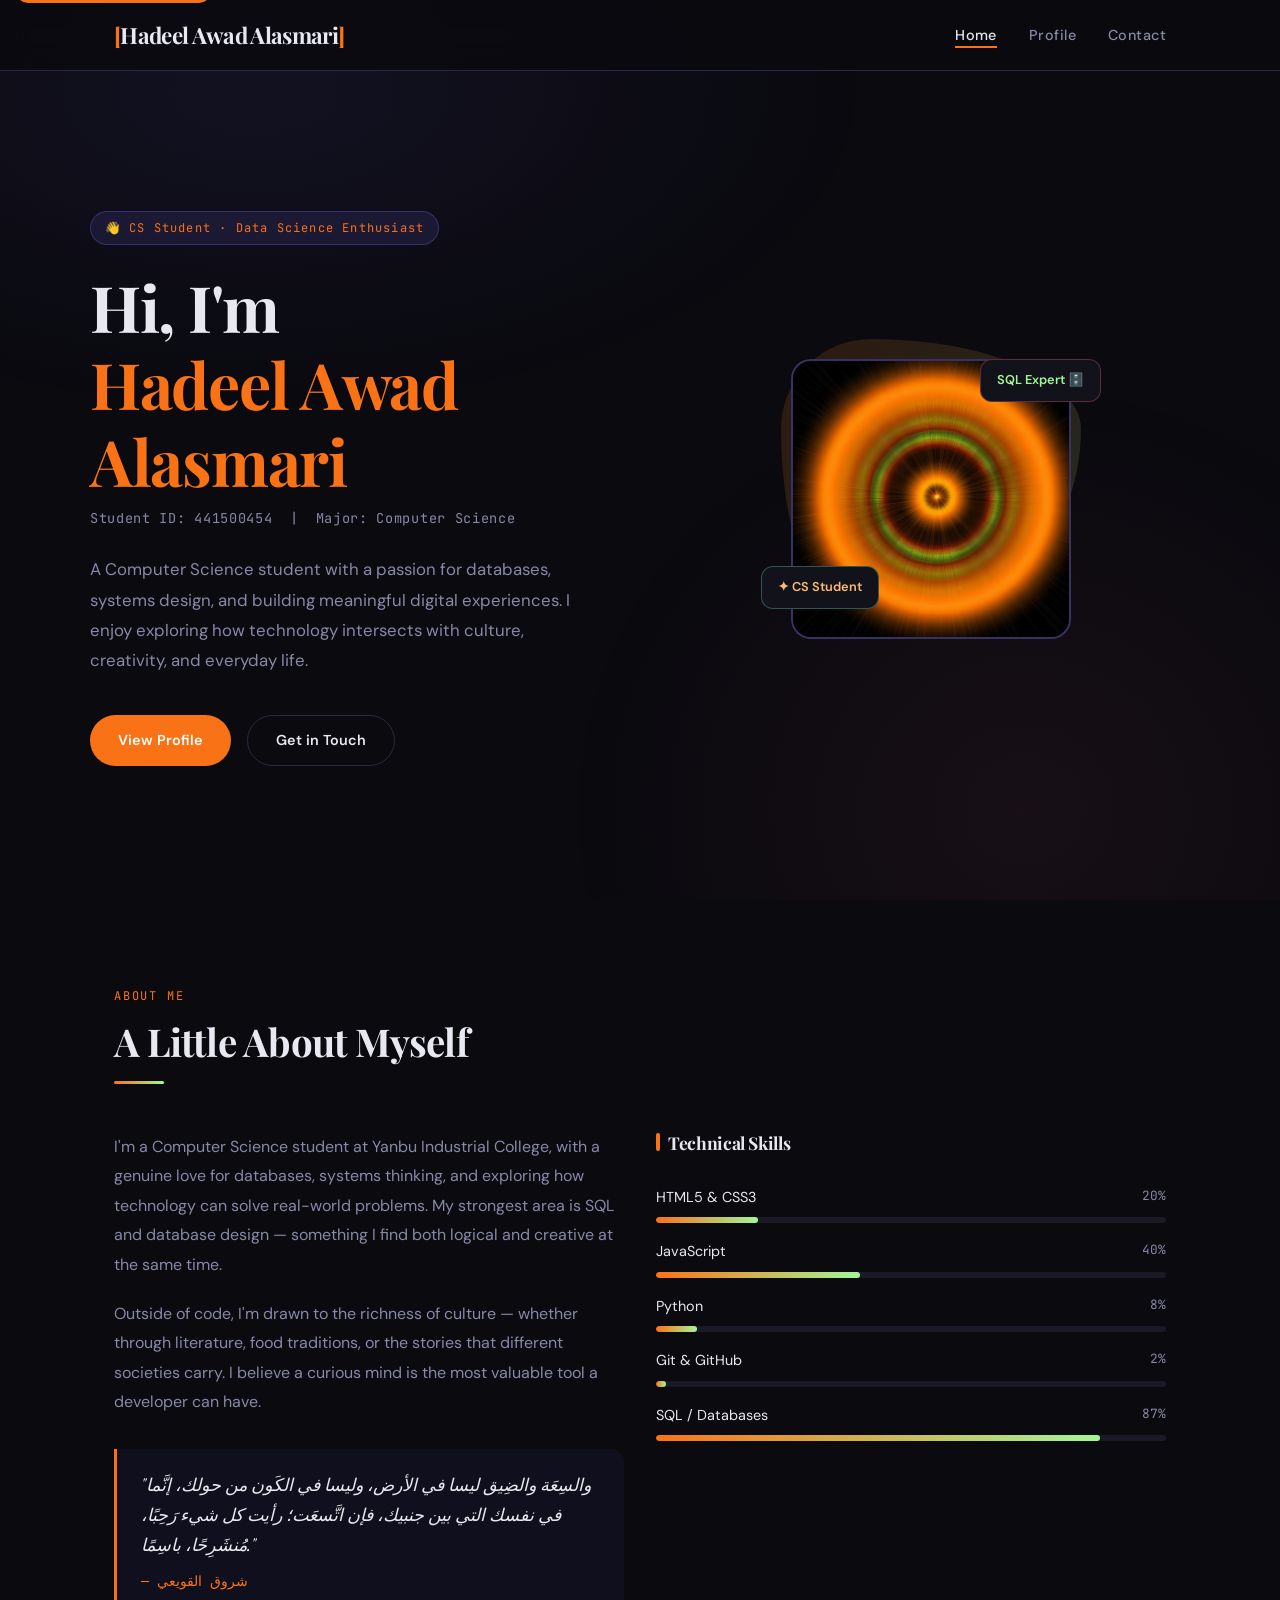
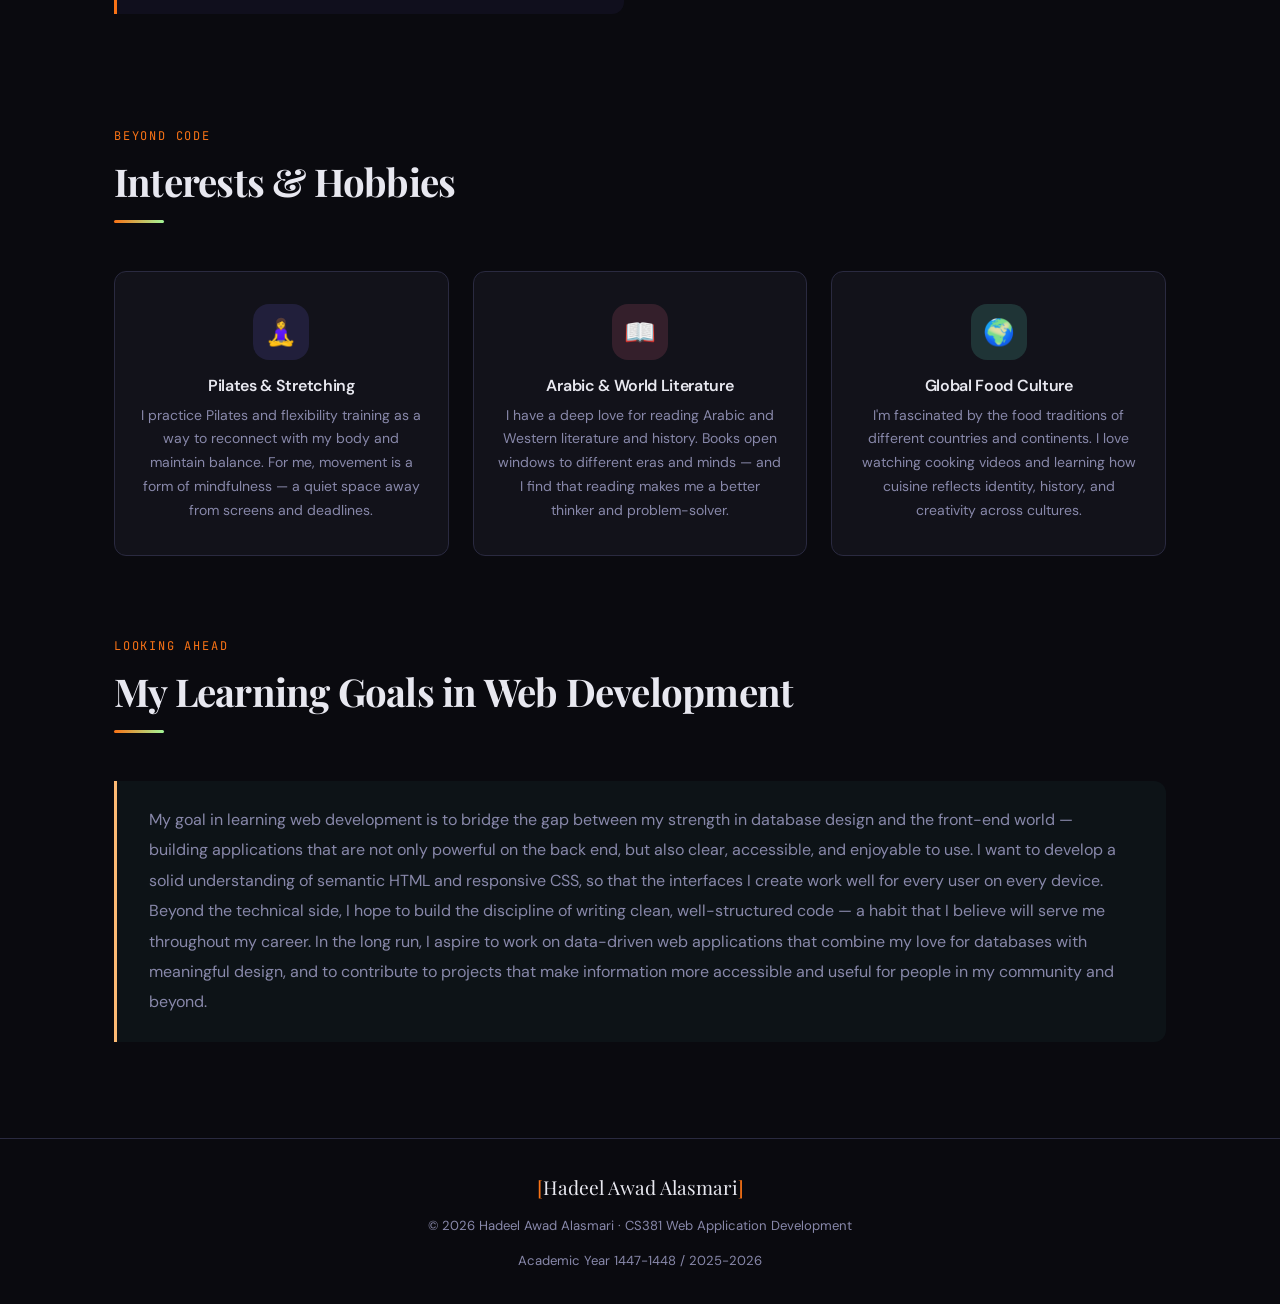
<file: index.html>
<!DOCTYPE html>
<html lang="en" dir="ltr">
<head>
  <meta charset="UTF-8" />
  <meta name="viewport" content="width=device-width, initial-scale=1.0" />
  <meta name="description" content="Personal academic portfolio — Computer Science student passionate about databases, problem-solving, and technology." />
  <title>Portfolio — Hadeel Awad Alasmari</title>
  <link rel="preconnect" href="https://fonts.googleapis.com" />
  <link rel="preconnect" href="https://fonts.gstatic.com" crossorigin />
  <link href="https://fonts.googleapis.com/css2?family=Playfair+Display:wght@600;700&family=DM+Sans:wght@400;500;600&family=JetBrains+Mono:wght@400;500&display=swap" rel="stylesheet" />
  <link rel="stylesheet" href="css/style.css" />
</head>
<body>

  <a href="#main-content" class="skip-link">Skip to main content</a>

  <nav role="navigation" aria-label="Main Navigation">
    <div class="nav-inner">
      <a href="index.html" class="nav-logo" aria-label="Home — Portfolio"><span>[</span>Hadeel Awad Alasmari<span>]</span></a>
      <button class="nav-toggle" aria-label="Toggle navigation menu" aria-expanded="false" onclick="toggleNav(this)">
        <span aria-hidden="true"></span>
        <span aria-hidden="true"></span>
        <span aria-hidden="true"></span>
      </button>
      <ul class="nav-links" role="list" id="nav-menu">
        <li><a href="index.html" class="active" aria-current="page">Home</a></li>
        <li><a href="profile.html">Profile</a></li>
        <li><a href="contact.html">Contact</a></li>
      </ul>
    </div>
  </nav>

  <main id="main-content">

    <section class="hero" aria-label="Introduction">
      <div class="hero-grid">
        <div class="hero-text">
          <p class="hero-tag fade-up fade-up-1">👋 CS Student · Data Science Enthusiast</p>
          <h1 class="hero-title fade-up fade-up-2">
            Hi, I'm
            <span class="accent">Hadeel Awad Alasmari</span>
          </h1>
          <p class="hero-id fade-up fade-up-3">Student ID: 441500454 &nbsp;|&nbsp; Major: Computer Science</p>
          <p class="hero-desc fade-up fade-up-3">
            A Computer Science student with a passion for databases, systems design, and building meaningful digital experiences. I enjoy exploring how technology intersects with culture, creativity, and everyday life.
          </p>
          <div class="hero-cta fade-up fade-up-4">
            <a href="profile.html" class="btn btn-primary">View Profile</a>
            <a href="contact.html" class="btn btn-outline">Get in Touch</a>
          </div>
        </div>

        <div class="hero-image-wrap" aria-hidden="true">
          <div class="hero-photo-container">
            <div class="hero-photo-bg"></div>
            <div class="hero-photo">
              <img
                src="images/photo_441500454.jpg"
                alt="Profile photo of Hadeel"
                onerror="this.style.display='none';"
              />
              
            </div>
            <div class="floating-badge badge-1">✦ CS Student</div>
            <div class="floating-badge badge-2">SQL Expert 🗄️</div>
          </div>
        </div>
      </div>
    </section>

    <section class="section" id="about" aria-labelledby="about-heading">
      <div class="container">
        <div class="section-header">
          <p class="section-label">About Me</p>
          <h2 class="section-title" id="about-heading">A Little About Myself</h2>
          <div class="section-divider" aria-hidden="true"></div>
        </div>
        <div class="about-grid">
          <div class="about-text">
            <p>
              I'm a Computer Science student at Yanbu Industrial College, with a genuine love for databases, systems thinking, and exploring how technology can solve real-world problems. My strongest area is SQL and database design — something I find both logical and creative at the same time.
            </p>
            <p>
              Outside of code, I'm drawn to the richness of culture — whether through literature, food traditions, or the stories that different societies carry. I believe a curious mind is the most valuable tool a developer can have.
            </p>
            <div class="quote-block">
              <blockquote>
                "والسِعَة والضِيق ليسا في الأرض، وليسا في الكَون من حولك، إنَّما في نفسك التي بين جنبيك، فإن اتَّسعَت؛ رأيت كل شيء رَحِبًا، مُنشَرِحًا، باسِمًا."
              </blockquote>
              <cite>— شروق القويعي</cite>
            </div>
          </div>

          <div class="skills-stack" aria-label="Skills">
            <h3 class="cv-section-title">Technical Skills</h3>

            <div class="skill-item">
              <label>HTML5 &amp; CSS3 <span>20%</span></label>
              <div class="skill-bar" role="progressbar" aria-valuenow="20" aria-valuemin="0" aria-valuemax="100" aria-label="HTML5 and CSS3 proficiency 20%">
                <div class="skill-fill" style="--w: 20%"></div>
              </div>
            </div>

            <div class="skill-item">
              <label>JavaScript <span>40%</span></label>
              <div class="skill-bar" role="progressbar" aria-valuenow="40" aria-valuemin="0" aria-valuemax="100" aria-label="JavaScript proficiency 40%">
                <div class="skill-fill" style="--w: 40%"></div>
              </div>
            </div>

            <div class="skill-item">
              <label>Python <span>8%</span></label>
              <div class="skill-bar" role="progressbar" aria-valuenow="8" aria-valuemin="0" aria-valuemax="100" aria-label="Python proficiency 8%">
                <div class="skill-fill" style="--w: 8%"></div>
              </div>
            </div>

            <div class="skill-item">
              <label>Git &amp; GitHub <span>2%</span></label>
              <div class="skill-bar" role="progressbar" aria-valuenow="2" aria-valuemin="0" aria-valuemax="100" aria-label="Git and GitHub proficiency 2%">
                <div class="skill-fill" style="--w: 2%"></div>
              </div>
            </div>

            <div class="skill-item">
              <label>SQL / Databases <span>87%</span></label>
              <div class="skill-bar" role="progressbar" aria-valuenow="87" aria-valuemin="0" aria-valuemax="100" aria-label="SQL and Databases proficiency 87%">
                <div class="skill-fill" style="--w: 87%"></div>
              </div>
            </div>
          </div>
        </div>
      </div>
    </section>

    <section class="section" id="hobbies" aria-labelledby="hobbies-heading" style="padding-top: 0;">
      <div class="container">
        <div class="section-header">
          <p class="section-label">Beyond Code</p>
          <h2 class="section-title" id="hobbies-heading">Interests &amp; Hobbies</h2>
          <div class="section-divider" aria-hidden="true"></div>
        </div>
        <div class="hobbies-grid">

          <article class="card hobby-card">
            <div class="hobby-icon" style="background: rgba(124,106,247,0.15);" aria-hidden="true">🧘‍♀️</div>
            <h3>Pilates &amp; Stretching</h3>
            <p>I practice Pilates and flexibility training as a way to reconnect with my body and maintain balance. For me, movement is a form of mindfulness — a quiet space away from screens and deadlines.</p>
          </article>

          <article class="card hobby-card">
            <div class="hobby-icon" style="background: rgba(247,106,138,0.15);" aria-hidden="true">📖</div>
            <h3>Arabic &amp; World Literature</h3>
            <p>I have a deep love for reading Arabic and Western literature and history. Books open windows to different eras and minds — and I find that reading makes me a better thinker and problem-solver.</p>
          </article>

          <article class="card hobby-card">
            <div class="hobby-icon" style="background: rgba(106,247,216,0.15);" aria-hidden="true">🌍</div>
            <h3>Global Food Culture</h3>
            <p>I'm fascinated by the food traditions of different countries and continents. I love watching cooking videos and learning how cuisine reflects identity, history, and creativity across cultures.</p>
          </article>

        </div>
      </div>
    </section>

    <section class="section" id="goals" aria-labelledby="goals-heading" style="padding-top: 0; padding-bottom: 6rem;">
      <div class="container">
        <div class="section-header">
          <p class="section-label">Looking Ahead</p>
          <h2 class="section-title" id="goals-heading">My Learning Goals in Web Development</h2>
          <div class="section-divider" aria-hidden="true"></div>
        </div>
        <div class="goal-box" role="complementary" aria-label="Learning goals statement">
          <p>
            My goal in learning web development is to bridge the gap between my strength in database design and the front-end world — building applications that are not only powerful on the back end, but also clear, accessible, and enjoyable to use. I want to develop a solid understanding of semantic HTML and responsive CSS, so that the interfaces I create work well for every user on every device. Beyond the technical side, I hope to build the discipline of writing clean, well-structured code — a habit that I believe will serve me throughout my career. In the long run, I aspire to work on data-driven web applications that combine my love for databases with meaningful design, and to contribute to projects that make information more accessible and useful for people in my community and beyond.
          </p>
        </div>
      </div>
    </section>

  </main>

  <footer role="contentinfo">
    <div class="footer-inner">
      <p class="footer-logo"><span>[</span>Hadeel Awad Alasmari<span>]</span></p>
      <p>© 2026 Hadeel Awad Alasmari · CS381 Web Application Development</p>
      <p>Academic Year 1447-1448 / 2025-2026</p>
    </div>
  </footer>

  <script>
    function toggleNav(btn) {
      const menu = document.getElementById('nav-menu');
      const isOpen = menu.classList.toggle('open');
      btn.setAttribute('aria-expanded', isOpen);
    }
  </script>

</body>
</html>
</file>
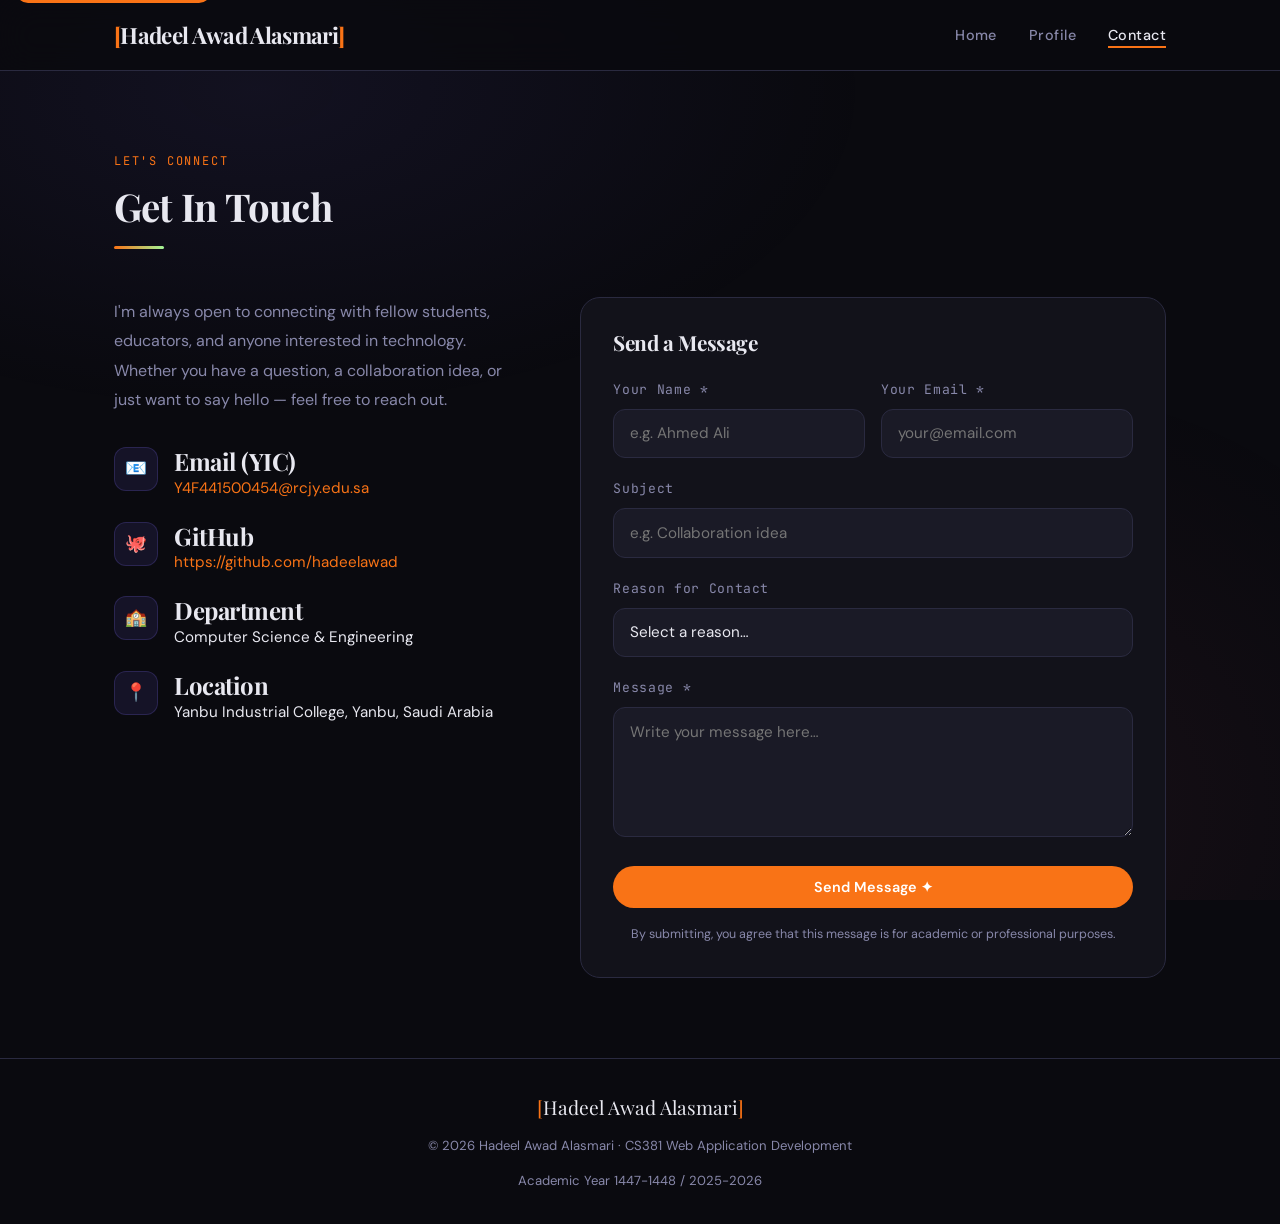
<file: Contact.html>
<!DOCTYPE html>
<html lang="en" dir="ltr">
<head>
  <meta charset="UTF-8" />
  <meta name="viewport" content="width=device-width, initial-scale=1.0" />
  <meta name="description" content="Contact Hadeel Awad Alasmari — Computer Science student. Reach out via email or the contact form." />
  <title>Contact — Hadeel Awad Alasmari</title>
  <link rel="preconnect" href="https://fonts.googleapis.com" />
  <link rel="preconnect" href="https://fonts.gstatic.com" crossorigin />
  <link href="https://fonts.googleapis.com/css2?family=Playfair+Display:wght@600;700&family=DM+Sans:wght@400;500;600&family=JetBrains+Mono:wght@400;500&display=swap" rel="stylesheet" />
  <link rel="stylesheet" href="css/style.css" />
</head>
<body>

  <a href="#main-content" class="skip-link">Skip to main content</a>

  <!-- ===== NAVIGATION ===== -->
  <nav role="navigation" aria-label="Main Navigation">
    <div class="nav-inner">
      <a href="index.html" class="nav-logo" aria-label="Home — Portfolio"><span>[</span>Hadeel Awad Alasmari<span>]</span></a>
      <button class="nav-toggle" aria-label="Toggle navigation menu" aria-expanded="false" onclick="toggleNav(this)">
        <span aria-hidden="true"></span>
        <span aria-hidden="true"></span>
        <span aria-hidden="true"></span>
      </button>
      <ul class="nav-links" role="list" id="nav-menu">
        <li><a href="index.html">Home</a></li>
        <li><a href="profile.html">Profile</a></li>
        <li><a href="contact.html" class="active" aria-current="page">Contact</a></li>
      </ul>
    </div>
  </nav>

  <!-- ===== MAIN ===== -->
  <main id="main-content">
    <section class="section" aria-labelledby="contact-heading">
      <div class="container">

        <!-- Header -->
        <div class="section-header">
          <p class="section-label">Let's Connect</p>
          <h1 class="section-title" id="contact-heading">Get In Touch</h1>
          <div class="section-divider" aria-hidden="true"></div>
        </div>

        <!-- Contact Grid -->
        <div class="contact-grid">

          <!-- Left: Info -->
          <div>
            <p style="color: var(--text-muted); line-height: 1.85; font-size: 1rem; margin-bottom: 0.5rem;">
              I'm always open to connecting with fellow students, educators, and anyone interested in technology. Whether you have a question, a collaboration idea, or just want to say hello — feel free to reach out.
            </p>

            <div class="contact-info-list" role="list" aria-label="Contact information">

              <div class="contact-info-item" role="listitem">
                <div class="contact-icon" aria-hidden="true">📧</div>
                <div>
                  <h2>Email (YIC)</h2>
                  <p>
                    <a href="mailto:[yourID]@yic.edu.sa" aria-label="Send email to [yourID]@yic.edu.sa">
                      Y4F441500454@rcjy.edu.sa
                    </a>
                  </p>
                </div>
              </div>

              <div class="contact-info-item" role="listitem">
                <div class="contact-icon" aria-hidden="true">🐙</div>
                <div>
                  <h2>GitHub</h2>
                  <p>
                    <a href="https://github.com/[username]" target="_blank" rel="noopener noreferrer" aria-label="Visit GitHub profile (opens in new tab)">
                      https://github.com/hadeelawad
                    </a>
                  </p>
                </div>
              </div>

              <div class="contact-info-item" role="listitem">
                <div class="contact-icon" aria-hidden="true">🏫</div>
                <div>
                  <h2>Department</h2>
                  <p>Computer Science & Engineering</p>
                </div>
              </div>

              <div class="contact-info-item" role="listitem">
                <div class="contact-icon" aria-hidden="true">📍</div>
                <div>
                  <h2>Location</h2>
                  <p>Yanbu Industrial College, Yanbu, Saudi Arabia</p>
                </div>
              </div>

            </div>
          </div>

          <!-- Right: Form -->
          <div class="contact-form" role="region" aria-labelledby="form-heading">
            <h2 id="form-heading" style="font-family: var(--font-display); margin-bottom: 1.5rem; font-size: 1.3rem;">Send a Message</h2>

            <!--
              NOTE: This form does not submit to a backend (no JavaScript is used in this project).
              To enable email submission, use a free service like Formspree:
              1. Sign up at formspree.io
              2. Replace ACTION_URL below with your form endpoint
              3. Set method="POST"
            -->
            <form
              action="https://formspree.io/f/ACTION_URL"
              method="POST"
              aria-label="Contact form"
              novalidate
            >
              <div class="form-row">
                <div class="form-group">
                  <label for="contact-name">Your Name <span aria-hidden="true">*</span></label>
                  <input
                    type="text"
                    id="contact-name"
                    name="name"
                    placeholder="e.g. Ahmed Ali"
                    required
                    aria-required="true"
                    autocomplete="name"
                  />
                </div>
                <div class="form-group">
                  <label for="contact-email">Your Email <span aria-hidden="true">*</span></label>
                  <input
                    type="email"
                    id="contact-email"
                    name="email"
                    placeholder="your@email.com"
                    required
                    aria-required="true"
                    autocomplete="email"
                  />
                </div>
              </div>

              <div class="form-group">
                <label for="contact-subject">Subject</label>
                <input
                  type="text"
                  id="contact-subject"
                  name="subject"
                  placeholder="e.g. Collaboration idea"
                  autocomplete="off"
                />
              </div>

              <div class="form-group">
                <label for="contact-reason">Reason for Contact</label>
                <select id="contact-reason" name="reason" aria-label="Select reason for contact">
                  <option value="" disabled selected>Select a reason…</option>
                  <option value="academic">Academic Collaboration</option>
                  <option value="project">Project Discussion</option>
                  <option value="feedback">Feedback on Portfolio</option>
                  <option value="other">Other</option>
                </select>
              </div>

              <div class="form-group">
                <label for="contact-message">Message <span aria-hidden="true">*</span></label>
                <textarea
                  id="contact-message"
                  name="message"
                  placeholder="Write your message here…"
                  required
                  aria-required="true"
                ></textarea>
              </div>

              <button type="submit" class="btn btn-primary" style="width: 100%; justify-content: center;">
                Send Message ✦
              </button>

              <p style="font-size: 0.78rem; color: var(--text-muted); margin-top: 1rem; text-align: center;">
                By submitting, you agree that this message is for academic or professional purposes.
              </p>

            </form>
          </div>

        </div>

      </div>
    </section>
  </main>

  <!-- ===== FOOTER ===== -->
  <footer role="contentinfo">
    <div class="footer-inner">
      <p class="footer-logo"><span>[</span>Hadeel Awad Alasmari<span>]</span></p>
      <p>© 2026 Hadeel Awad Alasmari · CS381 Web Application Development</p>
      <p>Academic Year 1447-1448 / 2025-2026</p>
    </div>
  </footer>

  <script>
    function toggleNav(btn) {
      const menu = document.getElementById('nav-menu');
      const isOpen = menu.classList.toggle('open');
      btn.setAttribute('aria-expanded', isOpen);
    }
  </script>

</body>
</html>
</file>
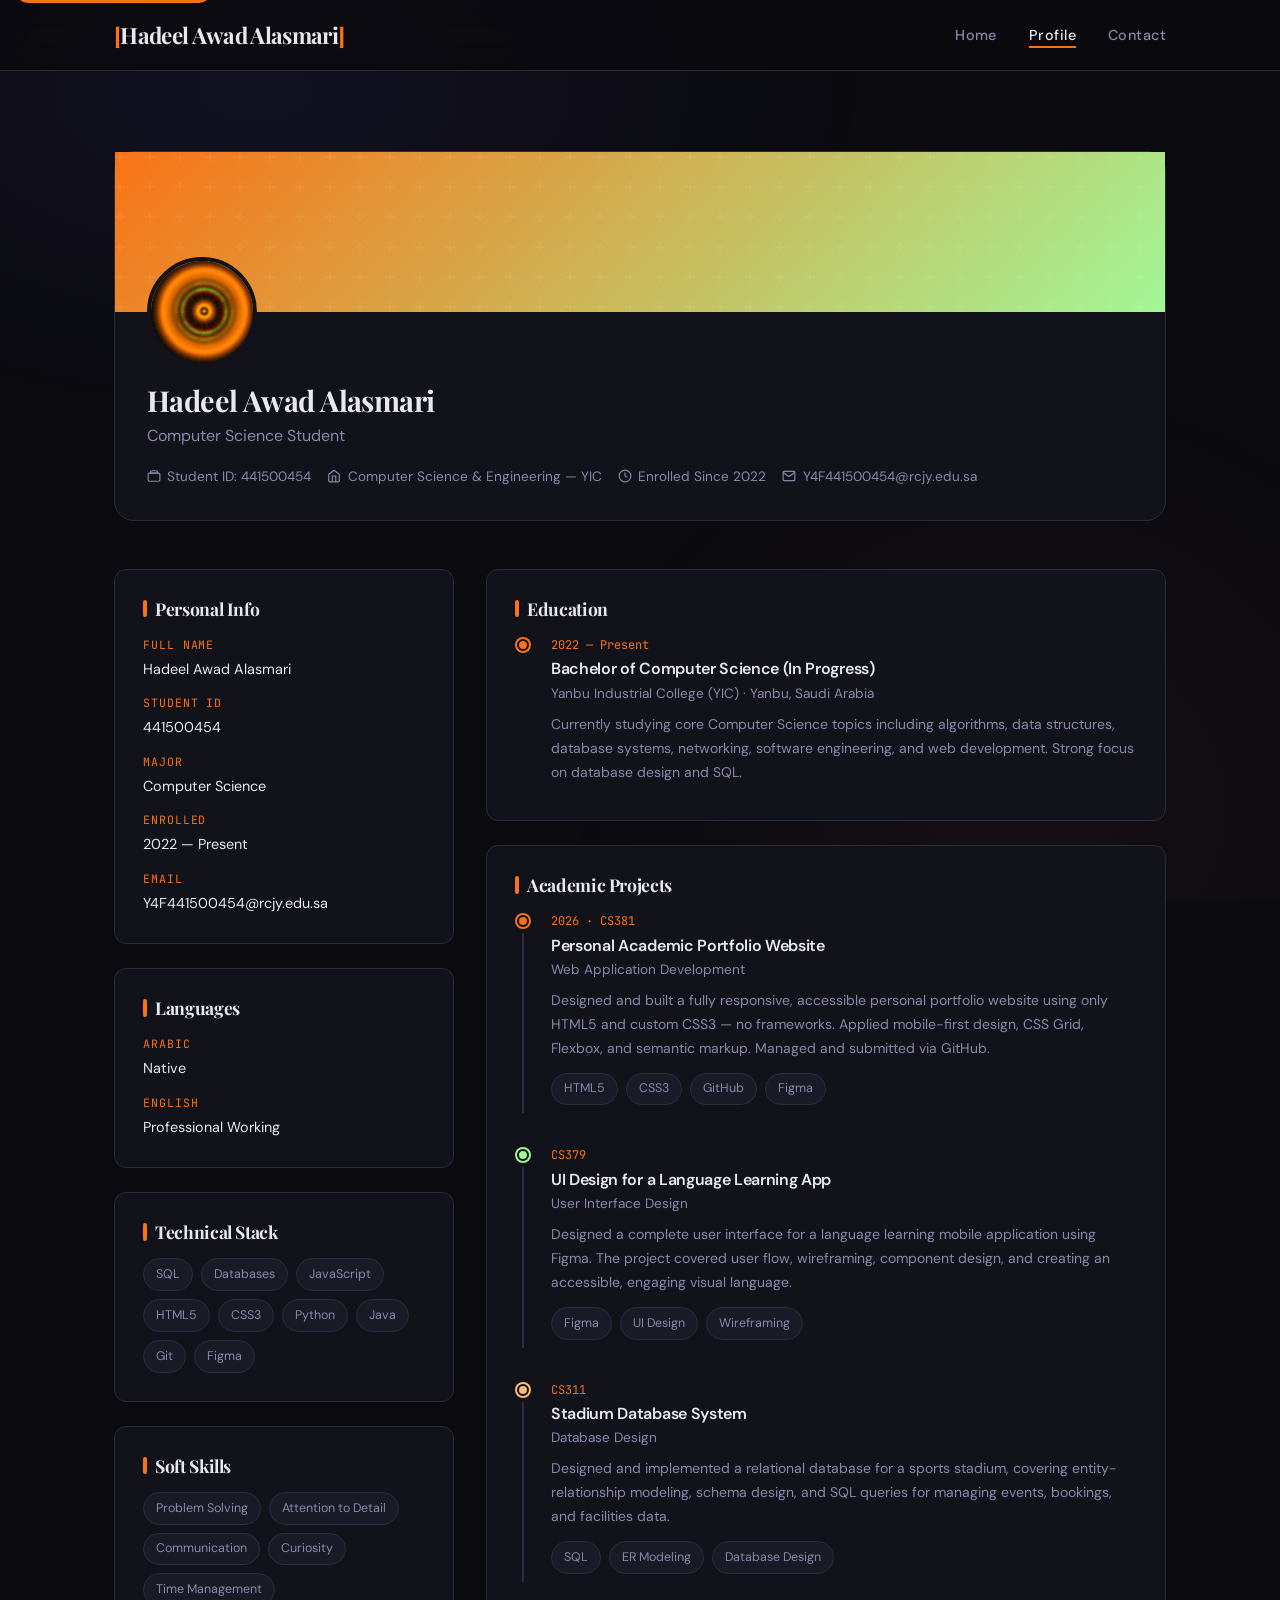
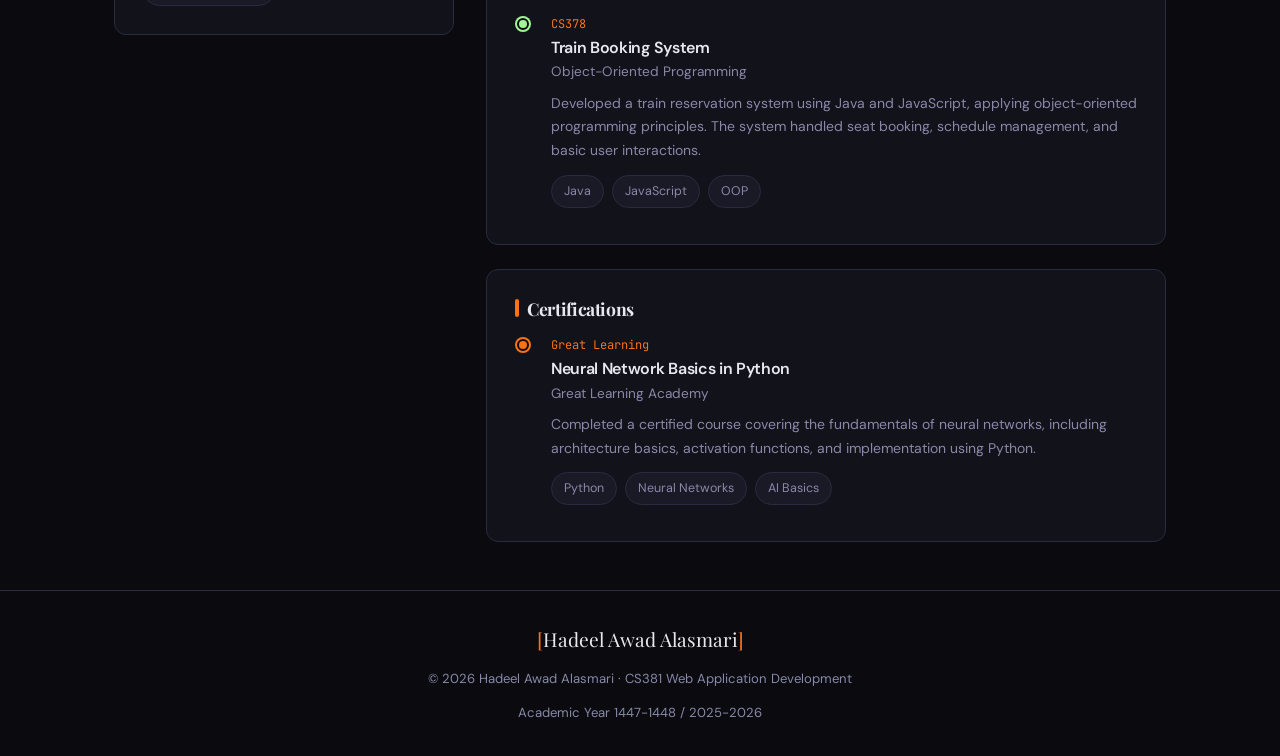
<file: Profile.html>
<!DOCTYPE html>
<html lang="en" dir="ltr">
<head>
  <meta charset="UTF-8" />
  <meta name="viewport" content="width=device-width, initial-scale=1.0" />
  <meta name="description" content="Academic profile and CV — Computer Science student at Yanbu Industrial College." />
  <title>Profile — Hadeel Awad Alasmari</title>
  <link rel="preconnect" href="https://fonts.googleapis.com" />
  <link rel="preconnect" href="https://fonts.gstatic.com" crossorigin />
  <link href="https://fonts.googleapis.com/css2?family=Playfair+Display:wght@600;700&family=DM+Sans:wght@400;500;600&family=JetBrains+Mono:wght@400;500&display=swap" rel="stylesheet" />
  <link rel="stylesheet" href="css/style.css" />
</head>
<body>

  <a href="#main-content" class="skip-link">Skip to main content</a>

  <nav role="navigation" aria-label="Main Navigation">
    <div class="nav-inner">
      <a href="index.html" class="nav-logo" aria-label="Home — Portfolio"><span>[</span>Hadeel Awad Alasmari<span>]</span></a>
      <button class="nav-toggle" aria-label="Toggle navigation menu" aria-expanded="false" onclick="toggleNav(this)">
        <span aria-hidden="true"></span>
        <span aria-hidden="true"></span>
        <span aria-hidden="true"></span>
      </button>
      <ul class="nav-links" role="list" id="nav-menu">
        <li><a href="index.html">Home</a></li>
        <li><a href="profile.html" class="active" aria-current="page">Profile</a></li>
        <li><a href="contact.html">Contact</a></li>
      </ul>
    </div>
  </nav>

  <main id="main-content">
    <div class="profile-hero">
      <div class="container">

        <div class="profile-card-main" role="region" aria-label="Profile overview">
          <div class="profile-banner" aria-hidden="true"></div>
          <div class="profile-info-wrap">
            <div class="profile-avatar" aria-label="Profile photo">
              <img
                src="images/photo_441500454.jpg"
                alt="Profile photo of Hadeel Awad"
                onerror="this.style.display='none';"
              />
            </div>
            <h1 class="profile-name">Hadeel Awad Alasmari</h1>
            <p style="color: var(--text-muted); margin-top: 0.25rem;">Computer Science Student</p>
            <div class="profile-meta" role="list" aria-label="Profile details">
              <div class="meta-tag">
                <svg viewBox="0 0 24 24" fill="none" stroke="currentColor" stroke-width="2" aria-hidden="true"><rect x="2" y="7" width="20" height="14" rx="2"/><path d="M16 3H8a2 2 0 0 0-2 2v2h12V5a2 2 0 0 0-2-2z"/></svg>
                Student ID: 441500454
              </div>
              <div class="meta-tag">
                <svg viewBox="0 0 24 24" fill="none" stroke="currentColor" stroke-width="2" aria-hidden="true"><path d="M3 9l9-7 9 7v11a2 2 0 0 1-2 2H5a2 2 0 0 1-2-2z"/><polyline points="9 22 9 12 15 12 15 22"/></svg>
                Computer Science &amp; Engineering — YIC
              </div>
              <div class="meta-tag">
                <svg viewBox="0 0 24 24" fill="none" stroke="currentColor" stroke-width="2" aria-hidden="true"><circle cx="12" cy="12" r="10"/><polyline points="12 6 12 12 16 14"/></svg>
                Enrolled Since 2022
              </div>
              <div class="meta-tag">
                <svg viewBox="0 0 24 24" fill="none" stroke="currentColor" stroke-width="2" aria-hidden="true"><path d="M4 4h16c1.1 0 2 .9 2 2v12c0 1.1-.9 2-2 2H4c-1.1 0-2-.9-2-2V6c0-1.1.9-2 2-2z"/><polyline points="22,6 12,13 2,6"/></svg>
                Y4F441500454@rcjy.edu.sa
              </div>
            </div>
          </div>
        </div>

        <div class="cv-grid" role="region" aria-label="Curriculum Vitae">

          <!-- Sidebar -->
          <aside class="cv-sidebar" aria-label="Personal information and skills">

            <div class="card">
              <h2 class="cv-section-title">Personal Info</h2>
              <div class="info-list">
                <div class="info-row">
                  <span class="info-label">Full Name</span>
                  <span class="info-value">Hadeel Awad Alasmari</span>
                </div>
                <div class="info-row">
                  <span class="info-label">Student ID</span>
                  <span class="info-value">441500454</span>
                </div>
                <div class="info-row">
                  <span class="info-label">Major</span>
                  <span class="info-value">Computer Science</span>
                </div>
                <div class="info-row">
                  <span class="info-label">Enrolled</span>
                  <span class="info-value">2022 — Present</span>
                </div>
                <div class="info-row">
                  <span class="info-label">Email</span>
                  <span class="info-value">Y4F441500454@rcjy.edu.sa</span>
                </div>
              </div>
            </div>

            <div class="card">
              <h2 class="cv-section-title">Languages</h2>
              <div class="info-list">
                <div class="info-row">
                  <span class="info-label">Arabic</span>
                  <span class="info-value">Native</span>
                </div>
                <div class="info-row">
                  <span class="info-label">English</span>
                  <span class="info-value">Professional Working</span>
                </div>
              </div>
            </div>

            <div class="card">
              <h2 class="cv-section-title">Technical Stack</h2>
              <div class="tag-list" role="list" aria-label="Programming languages and tools">
                <span class="tag" role="listitem">SQL</span>
                <span class="tag" role="listitem">Databases</span>
                <span class="tag" role="listitem">JavaScript</span>
                <span class="tag" role="listitem">HTML5</span>
                <span class="tag" role="listitem">CSS3</span>
                <span class="tag" role="listitem">Python</span>
                <span class="tag" role="listitem">Java</span>
                <span class="tag" role="listitem">Git</span>
                <span class="tag" role="listitem">Figma</span>
              </div>
            </div>

            <div class="card">
              <h2 class="cv-section-title">Soft Skills</h2>
              <div class="tag-list" role="list" aria-label="Soft skills">
                <span class="tag" role="listitem">Problem Solving</span>
                <span class="tag" role="listitem">Attention to Detail</span>
                <span class="tag" role="listitem">Communication</span>
                <span class="tag" role="listitem">Curiosity</span>
                <span class="tag" role="listitem">Time Management</span>
              </div>
            </div>

          </aside>

          <!-- Main CV -->
          <div class="cv-main">

            <!-- Education -->
            <div class="card" style="margin-bottom: 1.5rem;">
              <h2 class="cv-section-title">Education</h2>
              <div class="timeline" role="list" aria-label="Educational history">

                <div class="timeline-item" role="listitem">
                  <div class="timeline-dot-col" aria-hidden="true">
                    <div class="timeline-dot"></div>
                  </div>
                  <div class="timeline-content">
                    <p class="timeline-date">2022 — Present</p>
                    <h3 class="timeline-title">Bachelor of Computer Science (In Progress)</h3>
                    <p class="timeline-sub">Yanbu Industrial College (YIC) · Yanbu, Saudi Arabia</p>
                    <p class="timeline-body">Currently studying core Computer Science topics including algorithms, data structures, database systems, networking, software engineering, and web development. Strong focus on database design and SQL.</p>
                  </div>
                </div>

              </div>
            </div>

            <!-- Projects -->
            <div class="card" style="margin-bottom: 1.5rem;">
              <h2 class="cv-section-title">Academic Projects</h2>
              <div class="timeline" role="list" aria-label="Academic projects">

                <div class="timeline-item" role="listitem">
                  <div class="timeline-dot-col" aria-hidden="true">
                    <div class="timeline-dot"></div>
                    <div class="timeline-line"></div>
                  </div>
                  <div class="timeline-content">
                    <p class="timeline-date">2026 · CS381</p>
                    <h3 class="timeline-title">Personal Academic Portfolio Website</h3>
                    <p class="timeline-sub">Web Application Development</p>
                    <p class="timeline-body">Designed and built a fully responsive, accessible personal portfolio website using only HTML5 and custom CSS3 — no frameworks. Applied mobile-first design, CSS Grid, Flexbox, and semantic markup. Managed and submitted via GitHub.</p>
                    <div class="tag-list" style="margin-top: 0.75rem;">
                      <span class="tag">HTML5</span>
                      <span class="tag">CSS3</span>
                      <span class="tag">GitHub</span>
                      <span class="tag">Figma</span>
                    </div>
                  </div>
                </div>

                <div class="timeline-item" role="listitem">
                  <div class="timeline-dot-col" aria-hidden="true">
                    <div class="timeline-dot" style="background: var(--accent2); box-shadow: 0 0 0 2px var(--accent2);"></div>
                    <div class="timeline-line"></div>
                  </div>
                  <div class="timeline-content">
                    <p class="timeline-date">CS379</p>
                    <h3 class="timeline-title">UI Design for a Language Learning App</h3>
                    <p class="timeline-sub">User Interface Design</p>
                    <p class="timeline-body">Designed a complete user interface for a language learning mobile application using Figma. The project covered user flow, wireframing, component design, and creating an accessible, engaging visual language.</p>
                    <div class="tag-list" style="margin-top: 0.75rem;">
                      <span class="tag">Figma</span>
                      <span class="tag">UI Design</span>
                      <span class="tag">Wireframing</span>
                    </div>
                  </div>
                </div>

                <div class="timeline-item" role="listitem">
                  <div class="timeline-dot-col" aria-hidden="true">
                    <div class="timeline-dot" style="background: var(--accent3); box-shadow: 0 0 0 2px var(--accent3);"></div>
                    <div class="timeline-line"></div>
                  </div>
                  <div class="timeline-content">
                    <p class="timeline-date">CS311</p>
                    <h3 class="timeline-title">Stadium Database System</h3>
                    <p class="timeline-sub">Database Design</p>
                    <p class="timeline-body">Designed and implemented a relational database for a sports stadium, covering entity-relationship modeling, schema design, and SQL queries for managing events, bookings, and facilities data.</p>
                    <div class="tag-list" style="margin-top: 0.75rem;">
                      <span class="tag">SQL</span>
                      <span class="tag">ER Modeling</span>
                      <span class="tag">Database Design</span>
                    </div>
                  </div>
                </div>

                <div class="timeline-item" role="listitem">
                  <div class="timeline-dot-col" aria-hidden="true">
                    <div class="timeline-dot" style="background: var(--accent2); box-shadow: 0 0 0 2px var(--accent2);"></div>
                  </div>
                  <div class="timeline-content">
                    <p class="timeline-date">CS378</p>
                    <h3 class="timeline-title">Train Booking System</h3>
                    <p class="timeline-sub">Object-Oriented Programming</p>
                    <p class="timeline-body">Developed a train reservation system using Java and JavaScript, applying object-oriented programming principles. The system handled seat booking, schedule management, and basic user interactions.</p>
                    <div class="tag-list" style="margin-top: 0.75rem;">
                      <span class="tag">Java</span>
                      <span class="tag">JavaScript</span>
                      <span class="tag">OOP</span>
                    </div>
                  </div>
                </div>

              </div>
            </div>

            <!-- Certification -->
            <div class="card">
              <h2 class="cv-section-title">Certifications</h2>
              <div class="timeline" role="list" aria-label="Certifications">

                <div class="timeline-item" role="listitem">
                  <div class="timeline-dot-col" aria-hidden="true">
                    <div class="timeline-dot"></div>
                  </div>
                  <div class="timeline-content">
                    <p class="timeline-date">Great Learning</p>
                    <h3 class="timeline-title">Neural Network Basics in Python</h3>
                    <p class="timeline-sub">Great Learning Academy</p>
                    <p class="timeline-body">Completed a certified course covering the fundamentals of neural networks, including architecture basics, activation functions, and implementation using Python.</p>
                    <div class="tag-list" style="margin-top: 0.75rem;">
                      <span class="tag">Python</span>
                      <span class="tag">Neural Networks</span>
                      <span class="tag">AI Basics</span>
                    </div>
                  </div>
                </div>

              </div>
            </div>

          </div>
        </div>

      </div>
    </div>
  </main>

  <footer role="contentinfo">
    <div class="footer-inner">
      <p class="footer-logo"><span>[</span>Hadeel Awad Alasmari<span>]</span></p>
      <p>© 2026 Hadeel Awad Alasmari · CS381 Web Application Development</p>
      <p>Academic Year 1447-1448 / 2025-2026</p>
    </div>
  </footer>

  <script>
    function toggleNav(btn) {
      const menu = document.getElementById('nav-menu');
      const isOpen = menu.classList.toggle('open');
      btn.setAttribute('aria-expanded', isOpen);
    }
  </script>

</body>
</html>
</file>
<file: css/style.css>
/* ===== CSS VARIABLES ===== */
:root {
  --bg: #0a0a0f;
  --surface: #12121a;
  --surface2: #1a1a26;
  --border: #2a2a40;
  --accent: #f97316;
  --accent2: #a2f697;
  --accent3: #fdba74;
  --text: #e8e8f0;
  --text-muted: #8888aa;
  --text-dim: #5555770;
  --font-display: 'Playfair Display', Georgia, serif;
  --font-body: 'DM Sans', 'Segoe UI', sans-serif;
  --font-mono: 'JetBrains Mono', 'Courier New', monospace;
  --radius: 12px;
  --transition: 0.3s cubic-bezier(0.4, 0, 0.2, 1);
}

/* ===== RESET ===== */
*, *::before, *::after {
  box-sizing: border-box;
  margin: 0;
  padding: 0;
}

html {
  scroll-behavior: smooth;
  font-size: 16px;
}

body {
  font-family: var(--font-body);
  background-color: var(--bg);
  color: var(--text);
  line-height: 1.7;
  overflow-x: hidden;
}

/* ===== BACKGROUND TEXTURE ===== */
body::before {
  content: '';
  position: fixed;
  inset: 0;
  background:
    radial-gradient(ellipse 80% 60% at 20% 10%, rgba(124,106,247,0.08) 0%, transparent 60%),
    radial-gradient(ellipse 60% 80% at 80% 90%, rgba(247,106,138,0.06) 0%, transparent 60%);
  pointer-events: none;
  z-index: 0;
}

/* ===== TYPOGRAPHY ===== */
h1, h2, h3, h4 {
  font-family: var(--font-display);
  line-height: 1.2;
  letter-spacing: -0.02em;
}

a {
  color: var(--accent);
  text-decoration: none;
  transition: color var(--transition);
}

a:hover {
  color: var(--accent2);
}

img {
  max-width: 100%;
  display: block;
}

ul {
  list-style: none;
}

/* ===== LAYOUT ===== */
.container {
  max-width: 1100px;
  margin: 0 auto;
  padding: 0 1.5rem;
}

/* ===== NAVIGATION ===== */
nav {
  position: sticky;
  top: 0;
  z-index: 100;
  background: rgba(10, 10, 15, 0.85);
  backdrop-filter: blur(16px);
  border-bottom: 1px solid var(--border);
}

.nav-inner {
  display: flex;
  align-items: center;
  justify-content: space-between;
  padding: 1rem 1.5rem;
  max-width: 1100px;
  margin: 0 auto;
}

.nav-logo {
  font-family: var(--font-display);
  font-size: 1.4rem;
  font-weight: 700;
  color: var(--text);
  letter-spacing: -0.03em;
}

.nav-logo span {
  color: var(--accent);
}

.nav-links {
  display: flex;
  gap: 2rem;
  align-items: center;
}

.nav-links a {
  color: var(--text-muted);
  font-size: 0.9rem;
  font-weight: 500;
  letter-spacing: 0.03em;
  transition: color var(--transition);
  position: relative;
}

.nav-links a::after {
  content: '';
  position: absolute;
  bottom: -4px;
  left: 0;
  width: 0;
  height: 2px;
  background: var(--accent);
  transition: width var(--transition);
}

.nav-links a:hover,
.nav-links a.active {
  color: var(--text);
}

.nav-links a:hover::after,
.nav-links a.active::after {
  width: 100%;
}

.nav-toggle {
  display: none;
  flex-direction: column;
  gap: 5px;
  cursor: pointer;
  padding: 4px;
  background: none;
  border: none;
}

.nav-toggle span {
  display: block;
  width: 24px;
  height: 2px;
  background: var(--text);
  transition: var(--transition);
}

/* ===== HERO ===== */
.hero {
  position: relative;
  z-index: 1;
  min-height: calc(100vh - 65px);
  display: grid;
  place-items: center;
  padding: 4rem 1.5rem;
}

.hero-grid {
  display: grid;
  grid-template-columns: 1fr 1fr;
  gap: 4rem;
  align-items: center;
  max-width: 1100px;
  width: 100%;
  margin: 0 auto;
}

.hero-tag {
  display: inline-block;
  font-family: var(--font-mono);
  font-size: 0.75rem;
  color: var(--accent);
  background: rgba(124,106,247,0.12);
  border: 1px solid rgba(124,106,247,0.3);
  padding: 0.35rem 0.85rem;
  border-radius: 50px;
  margin-bottom: 1.5rem;
  letter-spacing: 0.1em;
}

.hero-title {
  font-size: clamp(2.5rem, 5vw, 4rem);
  color: var(--text);
  margin-bottom: 0.5rem;
}

.hero-title .accent {
  color: var(--accent);
  display: block;
}

.hero-id {
  font-family: var(--font-mono);
  font-size: 0.85rem;
  color: var(--text-muted);
  margin-bottom: 1.5rem;
  letter-spacing: 0.05em;
}

.hero-desc {
  font-size: 1.05rem;
  color: var(--text-muted);
  margin-bottom: 2.5rem;
  max-width: 480px;
  line-height: 1.8;
}

.hero-cta {
  display: flex;
  gap: 1rem;
  flex-wrap: wrap;
}

.btn {
  display: inline-flex;
  align-items: center;
  gap: 0.5rem;
  padding: 0.75rem 1.75rem;
  border-radius: 50px;
  font-size: 0.9rem;
  font-weight: 600;
  cursor: pointer;
  transition: all var(--transition);
  border: none;
  font-family: var(--font-body);
}

.btn-primary {
  background: var(--accent);
  color: white;
}

.btn-primary:hover {
  background: #6b59e8;
  color: white;
  transform: translateY(-2px);
  box-shadow: 0 8px 24px rgba(124,106,247,0.35);
}

.btn-outline {
  background: transparent;
  color: var(--text);
  border: 1px solid var(--border);
}

.btn-outline:hover {
  border-color: var(--accent);
  color: var(--accent);
  transform: translateY(-2px);
}

/* Hero Image Side */
.hero-image-wrap {
  display: flex;
  justify-content: center;
  align-items: center;
}

.hero-photo-container {
  position: relative;
  width: 300px;
  height: 300px;
}

.hero-photo-bg {
  position: absolute;
  inset: 0;
  border-radius: 30% 70% 70% 30% / 30% 30% 70% 70%;
  background: linear-gradient(135deg, var(--accent) 0%, var(--accent2) 100%);
  opacity: 0.15;
  animation: morphBlob 8s ease-in-out infinite;
}

@keyframes morphBlob {
  0%, 100% { border-radius: 30% 70% 70% 30% / 30% 30% 70% 70%; }
  50% { border-radius: 70% 30% 30% 70% / 70% 70% 30% 30%; }
}

.hero-photo {
  position: relative;
  width: 280px;
  height: 280px;
  border-radius: 20px;
  overflow: hidden;
  margin: 20px auto;
  border: 2px solid rgba(124,106,247,0.3);
  background: var(--surface2);
  display: flex;
  align-items: center;
  justify-content: center;
}

.hero-photo img {
  width: 100%;
  height: 100%;
  object-fit: cover;
}

.photo-placeholder {
  display: flex;
  flex-direction: column;
  align-items: center;
  justify-content: center;
  gap: 1rem;
  color: var(--text-muted);
  text-align: center;
  padding: 2rem;
}

.photo-placeholder svg {
  width: 64px;
  height: 64px;
  opacity: 0.4;
}

.photo-placeholder p {
  font-size: 0.8rem;
  font-family: var(--font-mono);
}

.floating-badge {
  position: absolute;
  background: var(--surface);
  border: 1px solid var(--border);
  border-radius: var(--radius);
  padding: 0.6rem 1rem;
  font-size: 0.8rem;
  font-weight: 600;
  backdrop-filter: blur(8px);
  animation: float 4s ease-in-out infinite;
}

.badge-1 {
  bottom: 30px;
  left: -20px;
  color: var(--accent3);
  border-color: rgba(106,247,216,0.3);
}

.badge-2 {
  top: 20px;
  right: -20px;
  color: var(--accent2);
  border-color: rgba(247,106,138,0.3);
  animation-delay: -2s;
}

@keyframes float {
  0%, 100% { transform: translateY(0); }
  50% { transform: translateY(-10px); }
}

/* ===== SECTION HEADER ===== */
.section {
  position: relative;
  z-index: 1;
  padding: 5rem 0;
}

.section-header {
  margin-bottom: 3rem;
}

.section-label {
  font-family: var(--font-mono);
  font-size: 0.75rem;
  color: var(--accent);
  letter-spacing: 0.15em;
  text-transform: uppercase;
  margin-bottom: 0.75rem;
}

.section-title {
  font-size: clamp(1.8rem, 3vw, 2.5rem);
  color: var(--text);
}

.section-divider {
  width: 50px;
  height: 3px;
  background: linear-gradient(90deg, var(--accent), var(--accent2));
  border-radius: 2px;
  margin-top: 1rem;
}

/* ===== CARDS ===== */
.card {
  background: var(--surface);
  border: 1px solid var(--border);
  border-radius: var(--radius);
  padding: 1.75rem;
  transition: all var(--transition);
}

.card:hover {
  border-color: rgba(124,106,247,0.4);
  transform: translateY(-4px);
  box-shadow: 0 16px 40px rgba(0,0,0,0.4);
}

/* ===== ABOUT/SKILLS GRID ===== */
.about-grid {
  display: grid;
  grid-template-columns: 1fr 1fr;
  gap: 2rem;
  align-items: start;
}

.about-text p {
  color: var(--text-muted);
  margin-bottom: 1.2rem;
  line-height: 1.85;
}

.quote-block {
  border-left: 3px solid var(--accent);
  padding: 1.25rem 1.5rem;
  background: rgba(124,106,247,0.06);
  border-radius: 0 var(--radius) var(--radius) 0;
  margin: 2rem 0;
  font-style: italic;
}

.quote-block blockquote {
  color: var(--text);
  font-family: var(--font-display);
  font-size: 1.1rem;
  margin-bottom: 0.5rem;
}

.quote-block cite {
  font-size: 0.85rem;
  color: var(--accent);
  font-style: normal;
  font-family: var(--font-mono);
}

/* Skills */
.skills-stack {
  display: flex;
  flex-direction: column;
  gap: 1rem;
}

.skill-item label {
  display: flex;
  justify-content: space-between;
  font-size: 0.9rem;
  margin-bottom: 0.5rem;
  color: var(--text);
}

.skill-item label span {
  color: var(--text-muted);
  font-family: var(--font-mono);
  font-size: 0.8rem;
}

.skill-bar {
  height: 6px;
  background: var(--surface2);
  border-radius: 3px;
  overflow: hidden;
}

.skill-fill {
  height: 100%;
  border-radius: 3px;
  background: linear-gradient(90deg, var(--accent), var(--accent2));
  width: 0;
  animation: fillBar 1.5s ease forwards;
  animation-delay: 0.3s;
}

@keyframes fillBar {
  to { width: var(--w); }
}

/* ===== HOBBIES ===== */
.hobbies-grid {
  display: grid;
  grid-template-columns: repeat(3, 1fr);
  gap: 1.5rem;
}

.hobby-card {
  text-align: center;
  padding: 2rem 1.5rem;
}

.hobby-icon {
  width: 56px;
  height: 56px;
  border-radius: 16px;
  display: flex;
  align-items: center;
  justify-content: center;
  font-size: 1.6rem;
  margin: 0 auto 1rem;
}

.hobby-card h3 {
  font-family: var(--font-body);
  font-size: 1rem;
  font-weight: 600;
  margin-bottom: 0.5rem;
}

.hobby-card p {
  font-size: 0.875rem;
  color: var(--text-muted);
}

/* ===== GOALS ===== */
.goal-box {
  border-left: 3px solid var(--accent3);
  padding: 1.5rem 2rem;
  background: rgba(106,247,216,0.04);
  border-radius: 0 var(--radius) var(--radius) 0;
}

.goal-box p {
  color: var(--text-muted);
  line-height: 1.9;
  font-size: 1rem;
}

/* ===== PROFILE PAGE ===== */
.profile-hero {
  position: relative;
  z-index: 1;
  padding: 5rem 0 3rem;
}

.profile-card-main {
  background: var(--surface);
  border: 1px solid var(--border);
  border-radius: 20px;
  overflow: visible;
}

.profile-banner {
  height: 160px;
  background: linear-gradient(135deg, var(--accent) 0%, var(--accent2) 100%);
  position: relative;
}

.profile-banner::before {
  content: '';
  position: absolute;
  inset: 0;
  background: url("data:image/svg+xml,%3Csvg width='60' height='60' viewBox='0 0 60 60' xmlns='http://www.w3.org/2000/svg'%3E%3Cg fill='none' fill-rule='evenodd'%3E%3Cg fill='%23ffffff' fill-opacity='0.05'%3E%3Cpath d='M36 34v-4h-2v4h-4v2h4v4h2v-4h4v-2h-4zm0-30V0h-2v4h-4v2h4v4h2V6h4V4h-4zM6 34v-4H4v4H0v2h4v4h2v-4h4v-2H6zM6 4V0H4v4H0v2h4v4h2V6h4V4H6z'/%3E%3C/g%3E%3C/g%3E%3C/svg%3E");
}

.profile-info-wrap {
  padding: 0 2rem 2rem;
}

.profile-avatar {
  width: 110px;
  height: 110px;
  border-radius: 50%;
  border: 4px solid var(--surface);
  background: var(--surface2);
  margin-top: -55px;
  position: relative;
  z-index: 10;
  margin-bottom: 1rem;
  overflow: hidden;
  display: flex;
  align-items: center;
  justify-content: center;
  font-size: 2.5rem;
}

.profile-avatar img {
  width: 100%;
  height: 100%;
  object-fit: cover;
}

.profile-name {
  font-size: 1.8rem;
  margin-bottom: 0.25rem;
}

.profile-meta {
  display: flex;
  flex-wrap: wrap;
  gap: 1rem;
  margin-top: 1rem;
}

.meta-tag {
  display: flex;
  align-items: center;
  gap: 0.4rem;
  font-size: 0.85rem;
  color: var(--text-muted);
}

.meta-tag svg {
  width: 14px;
  height: 14px;
  flex-shrink: 0;
}

/* CV Grid */
.cv-grid {
  display: grid;
  grid-template-columns: 1fr 2fr;
  gap: 2rem;
  margin-top: 3rem;
}

.cv-sidebar {
  display: flex;
  flex-direction: column;
  gap: 1.5rem;
}

.cv-section-title {
  font-family: var(--font-display);
  font-size: 1.1rem;
  margin-bottom: 1rem;
  color: var(--text);
  display: flex;
  align-items: center;
  gap: 0.5rem;
}

.cv-section-title::before {
  content: '';
  width: 4px;
  height: 1em;
  background: var(--accent);
  border-radius: 2px;
  display: inline-block;
}

.info-list {
  display: flex;
  flex-direction: column;
  gap: 0.75rem;
}

.info-row {
  display: flex;
  flex-direction: column;
  gap: 0.15rem;
}

.info-label {
  font-size: 0.72rem;
  font-family: var(--font-mono);
  color: var(--accent);
  letter-spacing: 0.08em;
  text-transform: uppercase;
}

.info-value {
  font-size: 0.9rem;
  color: var(--text);
}

.tag-list {
  display: flex;
  flex-wrap: wrap;
  gap: 0.5rem;
}

.tag {
  font-size: 0.78rem;
  padding: 0.3rem 0.75rem;
  border-radius: 50px;
  background: var(--surface2);
  border: 1px solid var(--border);
  color: var(--text-muted);
}

/* Timeline */
.timeline {
  display: flex;
  flex-direction: column;
  gap: 0;
}

.timeline-item {
  display: grid;
  grid-template-columns: 16px 1fr;
  gap: 1.25rem;
  padding-bottom: 2rem;
}

.timeline-item:last-child {
  padding-bottom: 0;
}

.timeline-dot-col {
  display: flex;
  flex-direction: column;
  align-items: center;
  padding-top: 4px;
}

.timeline-dot {
  width: 12px;
  height: 12px;
  border-radius: 50%;
  background: var(--accent);
  border: 2px solid var(--bg);
  box-shadow: 0 0 0 2px var(--accent);
  flex-shrink: 0;
}

.timeline-line {
  flex: 1;
  width: 2px;
  background: var(--border);
  margin-top: 6px;
}

.timeline-content {
  padding-bottom: 0.5rem;
}

.timeline-date {
  font-size: 0.75rem;
  font-family: var(--font-mono);
  color: var(--accent);
  margin-bottom: 0.25rem;
}

.timeline-title {
  font-size: 1rem;
  font-weight: 600;
  margin-bottom: 0.2rem;
  font-family: var(--font-body);
}

.timeline-sub {
  font-size: 0.85rem;
  color: var(--text-muted);
  margin-bottom: 0.5rem;
}

.timeline-body {
  font-size: 0.875rem;
  color: var(--text-muted);
  line-height: 1.7;
}

/* ===== CONTACT PAGE ===== */
.contact-grid {
  display: grid;
  grid-template-columns: 1fr 1.4fr;
  gap: 3rem;
  align-items: start;
}

.contact-info-list {
  display: flex;
  flex-direction: column;
  gap: 1.25rem;
  margin-top: 2rem;
}

.contact-info-item {
  display: flex;
  align-items: flex-start;
  gap: 1rem;
}

.contact-icon {
  width: 44px;
  height: 44px;
  border-radius: 12px;
  background: rgba(124,106,247,0.1);
  border: 1px solid rgba(124,106,247,0.2);
  display: flex;
  align-items: center;
  justify-content: center;
  font-size: 1.1rem;
  flex-shrink: 0;
}

.contact-info-item h4 {
  font-family: var(--font-body);
  font-size: 0.85rem;
  color: var(--text-muted);
  font-weight: 400;
  margin-bottom: 0.2rem;
}

.contact-info-item p {
  font-size: 0.95rem;
  color: var(--text);
}

/* Contact Form */
.contact-form {
  background: var(--surface);
  border: 1px solid var(--border);
  border-radius: 20px;
  padding: 2rem;
}

.form-group {
  margin-bottom: 1.25rem;
}

.form-group label {
  display: block;
  font-size: 0.82rem;
  color: var(--text-muted);
  margin-bottom: 0.5rem;
  font-family: var(--font-mono);
  letter-spacing: 0.05em;
}

.form-group input,
.form-group textarea,
.form-group select {
  width: 100%;
  background: var(--surface2);
  border: 1px solid var(--border);
  border-radius: var(--radius);
  padding: 0.85rem 1rem;
  color: var(--text);
  font-family: var(--font-body);
  font-size: 0.95rem;
  transition: border-color var(--transition);
  outline: none;
  -webkit-appearance: none;
}

.form-group input:focus,
.form-group textarea:focus,
.form-group select:focus {
  border-color: var(--accent);
  box-shadow: 0 0 0 3px rgba(124,106,247,0.15);
}

.form-group textarea {
  min-height: 130px;
  resize: vertical;
}

.form-row {
  display: grid;
  grid-template-columns: 1fr 1fr;
  gap: 1rem;
}

/* ===== FOOTER ===== */
footer {
  position: relative;
  z-index: 1;
  border-top: 1px solid var(--border);
  padding: 2rem 0;
  text-align: center;
}

.footer-inner {
  max-width: 1100px;
  margin: 0 auto;
  padding: 0 1.5rem;
  display: flex;
  flex-direction: column;
  align-items: center;
  gap: 0.75rem;
}

.footer-logo {
  font-family: var(--font-display);
  font-size: 1.2rem;
  color: var(--text);
}

.footer-logo span {
  color: var(--accent);
}

footer p {
  font-size: 0.82rem;
  color: var(--text-muted);
}

/* ===== ACCESSIBILITY ===== */
:focus-visible {
  outline: 2px solid var(--accent);
  outline-offset: 3px;
}

.skip-link {
  position: absolute;
  top: -40px;
  left: 1rem;
  background: var(--accent);
  color: white;
  padding: 0.5rem 1rem;
  border-radius: var(--radius);
  font-weight: 600;
  transition: top 0.2s;
  z-index: 9999;
}

.skip-link:focus {
  top: 1rem;
  color: white;
}

.sr-only {
  position: absolute;
  width: 1px;
  height: 1px;
  padding: 0;
  margin: -1px;
  overflow: hidden;
  clip: rect(0, 0, 0, 0);
  white-space: nowrap;
  border: 0;
}

/* ===== RESPONSIVE ===== */
@media (max-width: 900px) {
  .hero-grid {
    grid-template-columns: 1fr;
    text-align: center;
  }

  .hero-desc {
    max-width: 100%;
  }

  .hero-cta {
    justify-content: center;
  }

  .hero-image-wrap {
    order: -1;
  }

  .hero-photo-container {
    width: 240px;
    height: 290px;
  }

  .hero-photo {
    width: 210px;
    height: 260px;
  }

  .badge-1, .badge-2 {
    display: none;
  }

  .about-grid {
    grid-template-columns: 1fr;
  }

  .hobbies-grid {
    grid-template-columns: 1fr 1fr;
  }

  .cv-grid {
    grid-template-columns: 1fr;
  }

  .contact-grid {
    grid-template-columns: 1fr;
  }
}

@media (max-width: 600px) {
  .nav-links {
    display: none;
    position: absolute;
    top: 100%;
    left: 0;
    right: 0;
    background: var(--surface);
    border-bottom: 1px solid var(--border);
    flex-direction: column;
    padding: 1.5rem;
    gap: 1.25rem;
  }

  .nav-links.open {
    display: flex;
  }

  .nav-toggle {
    display: flex;
  }

  nav {
    position: relative;
  }

  .hobbies-grid {
    grid-template-columns: 1fr;
  }

  .form-row {
    grid-template-columns: 1fr;
  }

  .floating-badge {
    display: none;
  }
}

/* ===== PAGE ANIMATIONS ===== */
@keyframes fadeUp {
  from { opacity: 0; transform: translateY(24px); }
  to { opacity: 1; transform: translateY(0); }
}

.fade-up {
  animation: fadeUp 0.7s ease forwards;
}

.fade-up-1 { animation-delay: 0.1s; opacity: 0; }
.fade-up-2 { animation-delay: 0.2s; opacity: 0; }
.fade-up-3 { animation-delay: 0.3s; opacity: 0; }
.fade-up-4 { animation-delay: 0.4s; opacity: 0; }
</file>
